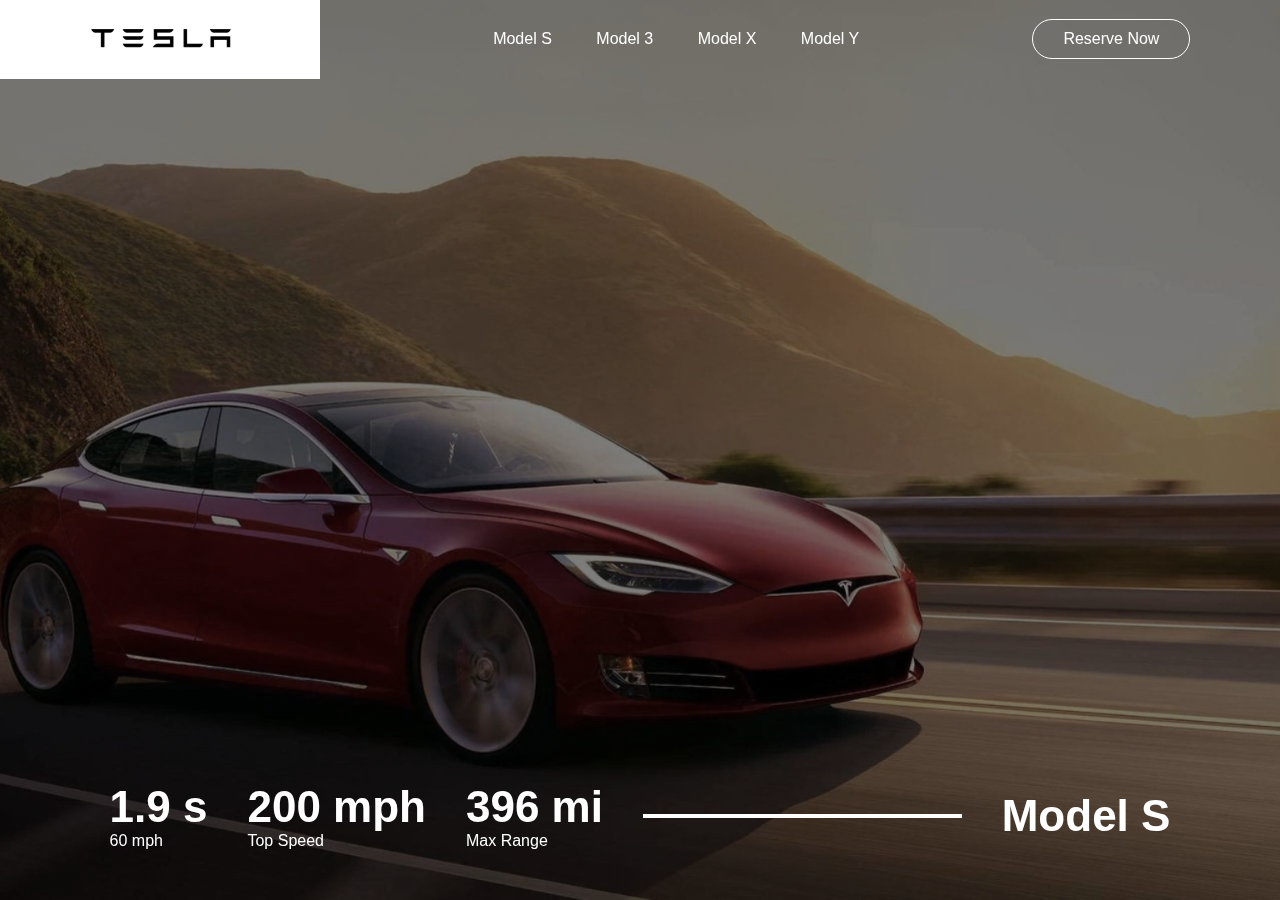
<file: index.html>
<!DOCTYPE html>
<html lang="en">
<head>
    <meta charset="UTF-8">
    <meta http-equiv="X-UA-Compatible" content="IE=edge">
    <meta name="viewport" content="width=device-width, initial-scale=1.0">
    <title>Tesla</title>
    <link rel="stylesheet" href="Tesla.css">        
</head>
<body>
   <div class="header" id="header">
       <nav>
           <img src="images/logo.png" class="logo">
        <ul>
           <li><a href="#" id="models">Model S</a></li>
           <li><a href="#" id="model3">Model 3</a></li>
           <li><a href="#" id="modelx">Model X</a></li>
           <li><a href="#" id="modely">Model Y</a></li>
        </ul>
        <a href="#" class="btn">Reserve Now</a>
       </nav>

        <div class="info">
            <div>
                <h2>1.9 s</h2>
                <p> 60 mph</p>
            </div>

            <div>
                <h2>200 mph</h2>
                <p> Top Speed</p>
            </div>

            <div>
                <h2>396 mi</h2>
                <p>Max Range</p>
            </div>

            <div class="line">
            </div>
            <div>
                <h2>Model S</h2>
            </div>
        </div>

    </div> 
    <script>

        var header = document.getElementById("header");
        var ms = document.getElementById("models");
        var m3 = document.getElementById("model3");
        var mx = document.getElementById("modelx");
        var my = document.getElementById("modely");

        ms.onclick = function(){
            header.style.backgroundImage = "url(images/image-1.png)";
        }
        m3.onclick = function(){
            header.style.backgroundImage = "url(images/image-2.png)";
        }
        mx.onclick = function(){
            header.style.backgroundImage = "url(images/image-3.png)";
        }
        my.onclick = function(){
            header.style.backgroundImage = "url(images/image-4.png)";
        }



        
    </script>




</body>
</html>
</file>
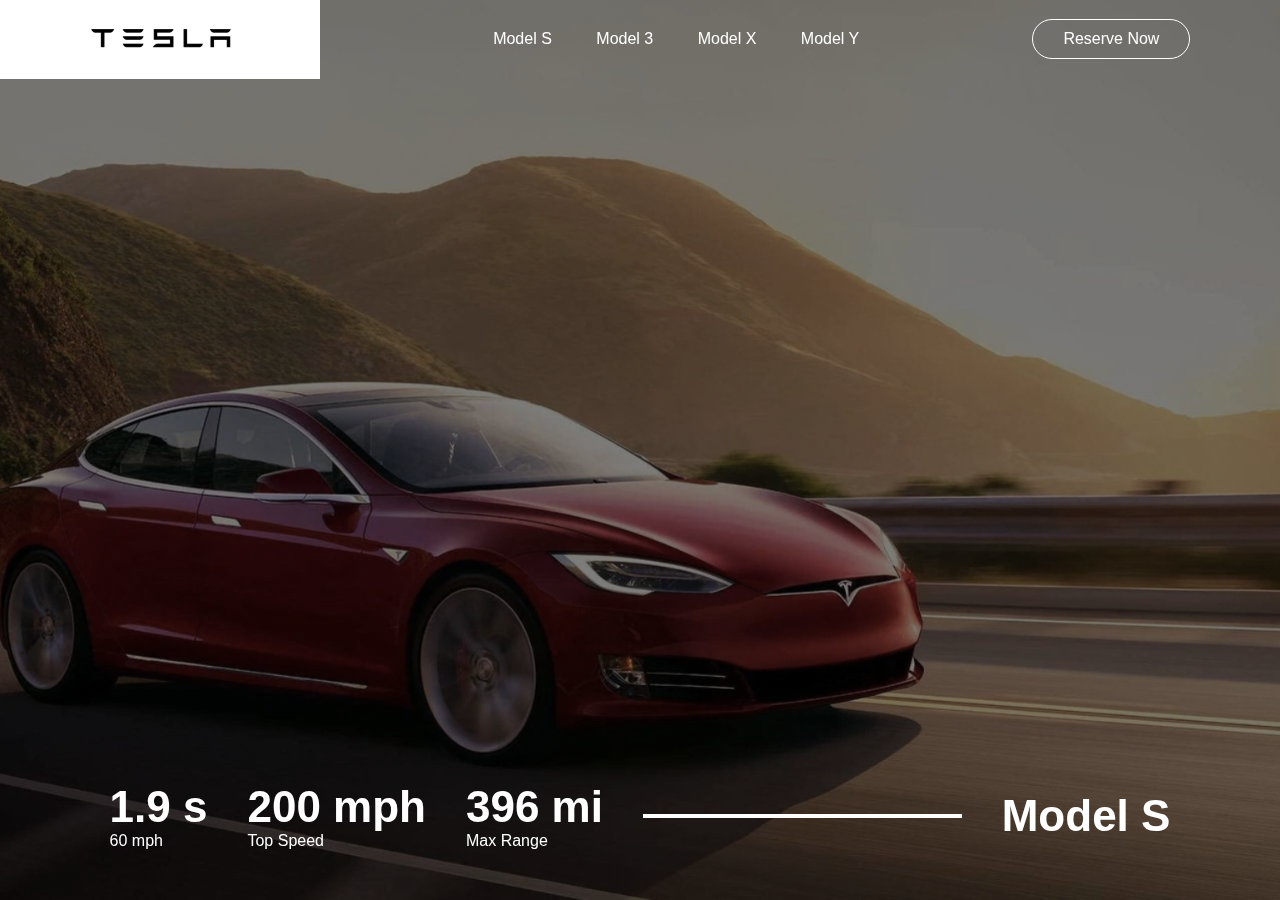
<file: Tesla.html>
<!DOCTYPE html>
<html lang="en">
<head>
    <meta charset="UTF-8">
    <meta http-equiv="X-UA-Compatible" content="IE=edge">
    <meta name="viewport" content="width=device-width, initial-scale=1.0">
    <title>Tesla</title>
    <link rel="stylesheet" href="Tesla.css">        
</head>
<body>
   <div class="header" id="header">
       <nav>
           <img src="images/logo.png" class="logo">
        <ul>
           <li><a href="#" id="models">Model S</a></li>
           <li><a href="#" id="model3">Model 3</a></li>
           <li><a href="#" id="modelx">Model X</a></li>
           <li><a href="#" id="modely">Model Y</a></li>
        </ul>
        <a href="#" class="btn">Reserve Now</a>
       </nav>

        <div class="info">
            <div>
                <h2>1.9 s</h2>
                <p> 60 mph</p>
            </div>

            <div>
                <h2>200 mph</h2>
                <p> Top Speed</p>
            </div>

            <div>
                <h2>396 mi</h2>
                <p>Max Range</p>
            </div>

            <div class="line">
            </div>
            <div>
                <h2>Model S</h2>
            </div>
        </div>

    </div> 
    <script>

        var header = document.getElementById("header");
        var ms = document.getElementById("models");
        var m3 = document.getElementById("model3");
        var mx = document.getElementById("modelx");
        var my = document.getElementById("modely");

        ms.onclick = function(){
            header.style.backgroundImage = "url(images/image-1.png)";
        }
        m3.onclick = function(){
            header.style.backgroundImage = "url(images/image-2.png)";
        }
        mx.onclick = function(){
            header.style.backgroundImage = "url(images/image-3.png)";
        }
        my.onclick = function(){
            header.style.backgroundImage = "url(images/image-4.png)";
        }



        
    </script>




</body>
</html>
</file>
<file: Tesla.css>
*{
    margin: 0;
    padding: 0;
    box-sizing: border-box;
    font-family: 'poppins',sans-serif;
}
.header{
    width: 100%;
    height: 100vh;
    background-image: url(images/image-1.png);
    background-color: rgba(0,0,0,0.5);
    background-blend-mode: multiply;
    background-position: center;
    background-size: cover;
    padding: 0 7%;
    transition-delay: 0.5s;
}
nav{
    position: fixed;
    top: 0;
    left: 0;
    width: 100%;
    display: flex;
    align-items: center;
}
.logo{
    width: 320px;
    cursor: pointer;
}
nav ul{
    flex: 1;
    text-align: center;

}
nav ul li{
    display: inline-block;
    margin: 10px 20px;
    
}
nav ul li a{
    text-decoration: none;
    color: #ffff;
}
nav .btn{
    color: #fff;
    text-decoration: none;
    border: 1px solid #fff;
    padding: 10px 30px;
    border-radius: 30px;
    margin-right: 7%;
}
.info{
    width: 100%;
    padding: 0 7%;
    display: flex;
    align-items: center;
    color: #fff;
    position: fixed;
    bottom: 50px;
    left: 0;
}
.info div{
    margin: 0 20px;
}
.info div h2{
    font-size: 44px;
}
.info .line{
    flex: 1;
    background: #fff;
    height: 4px;

}
</file>
